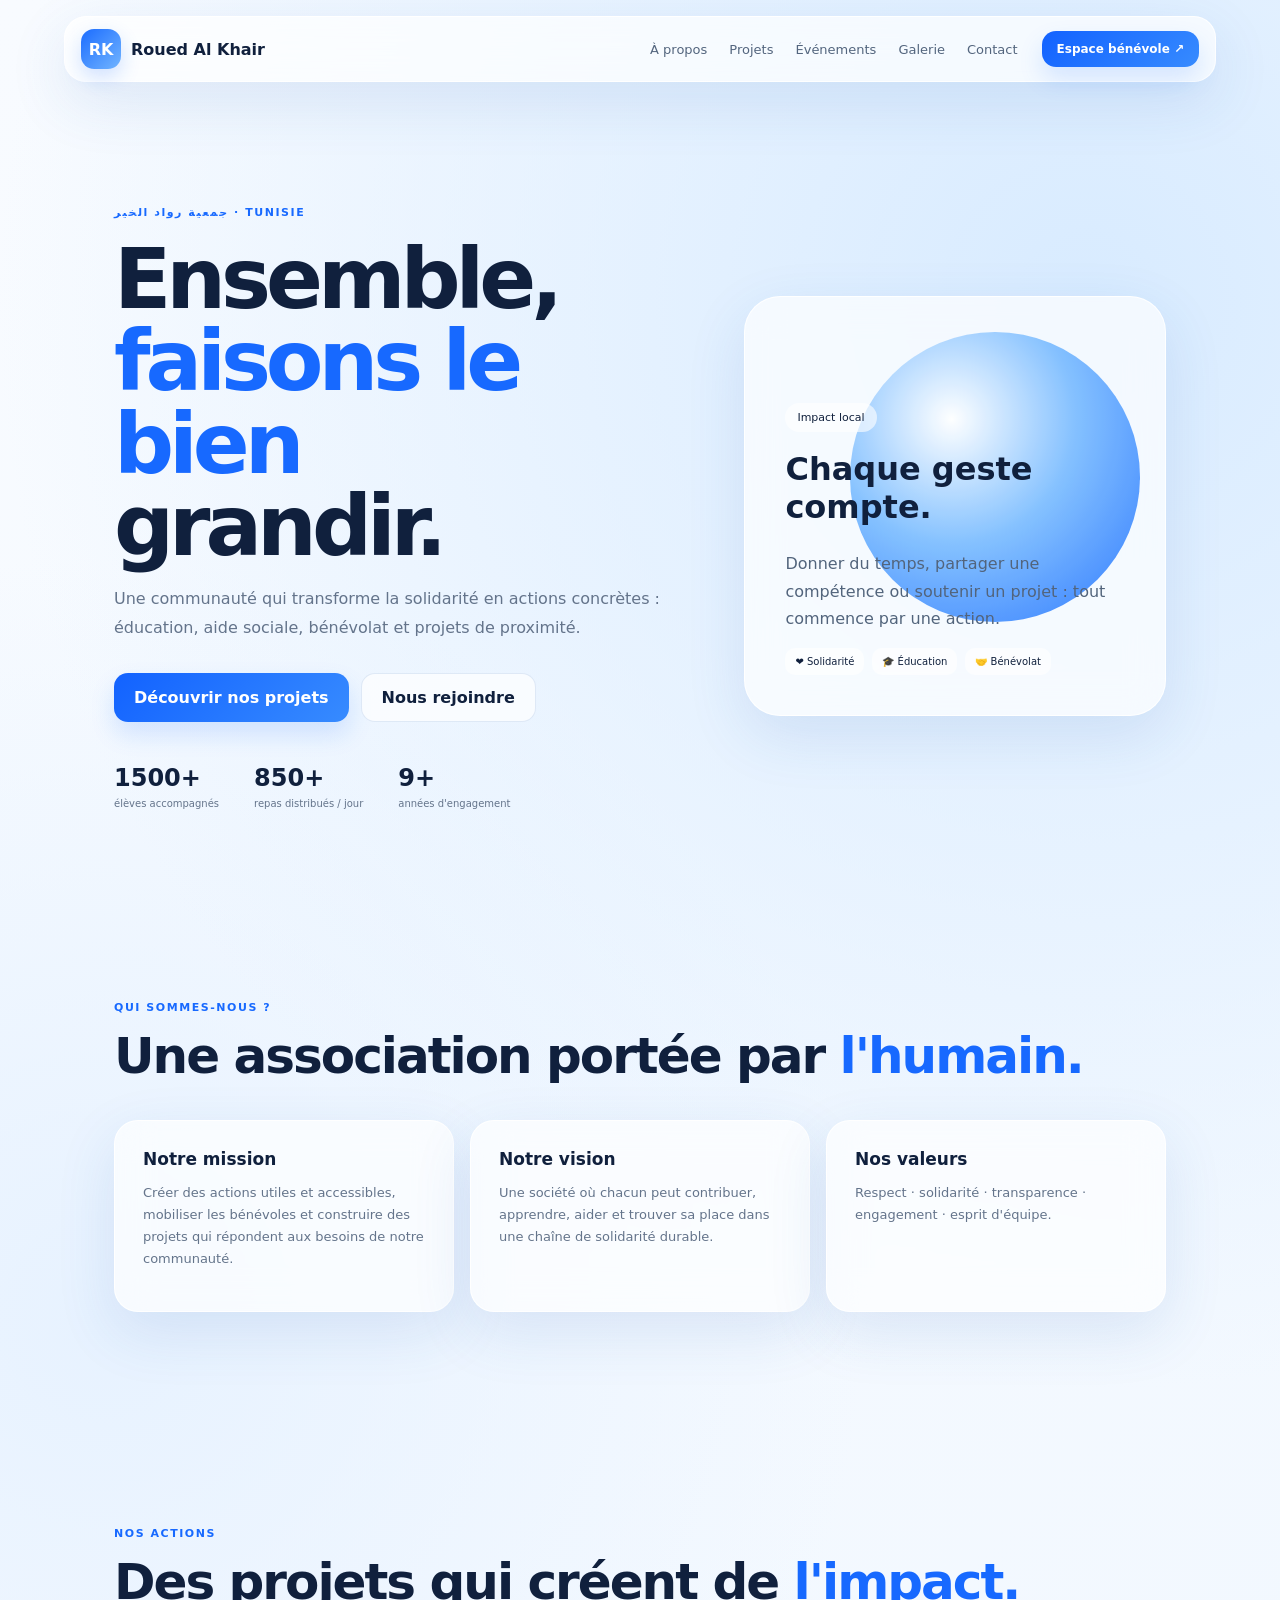
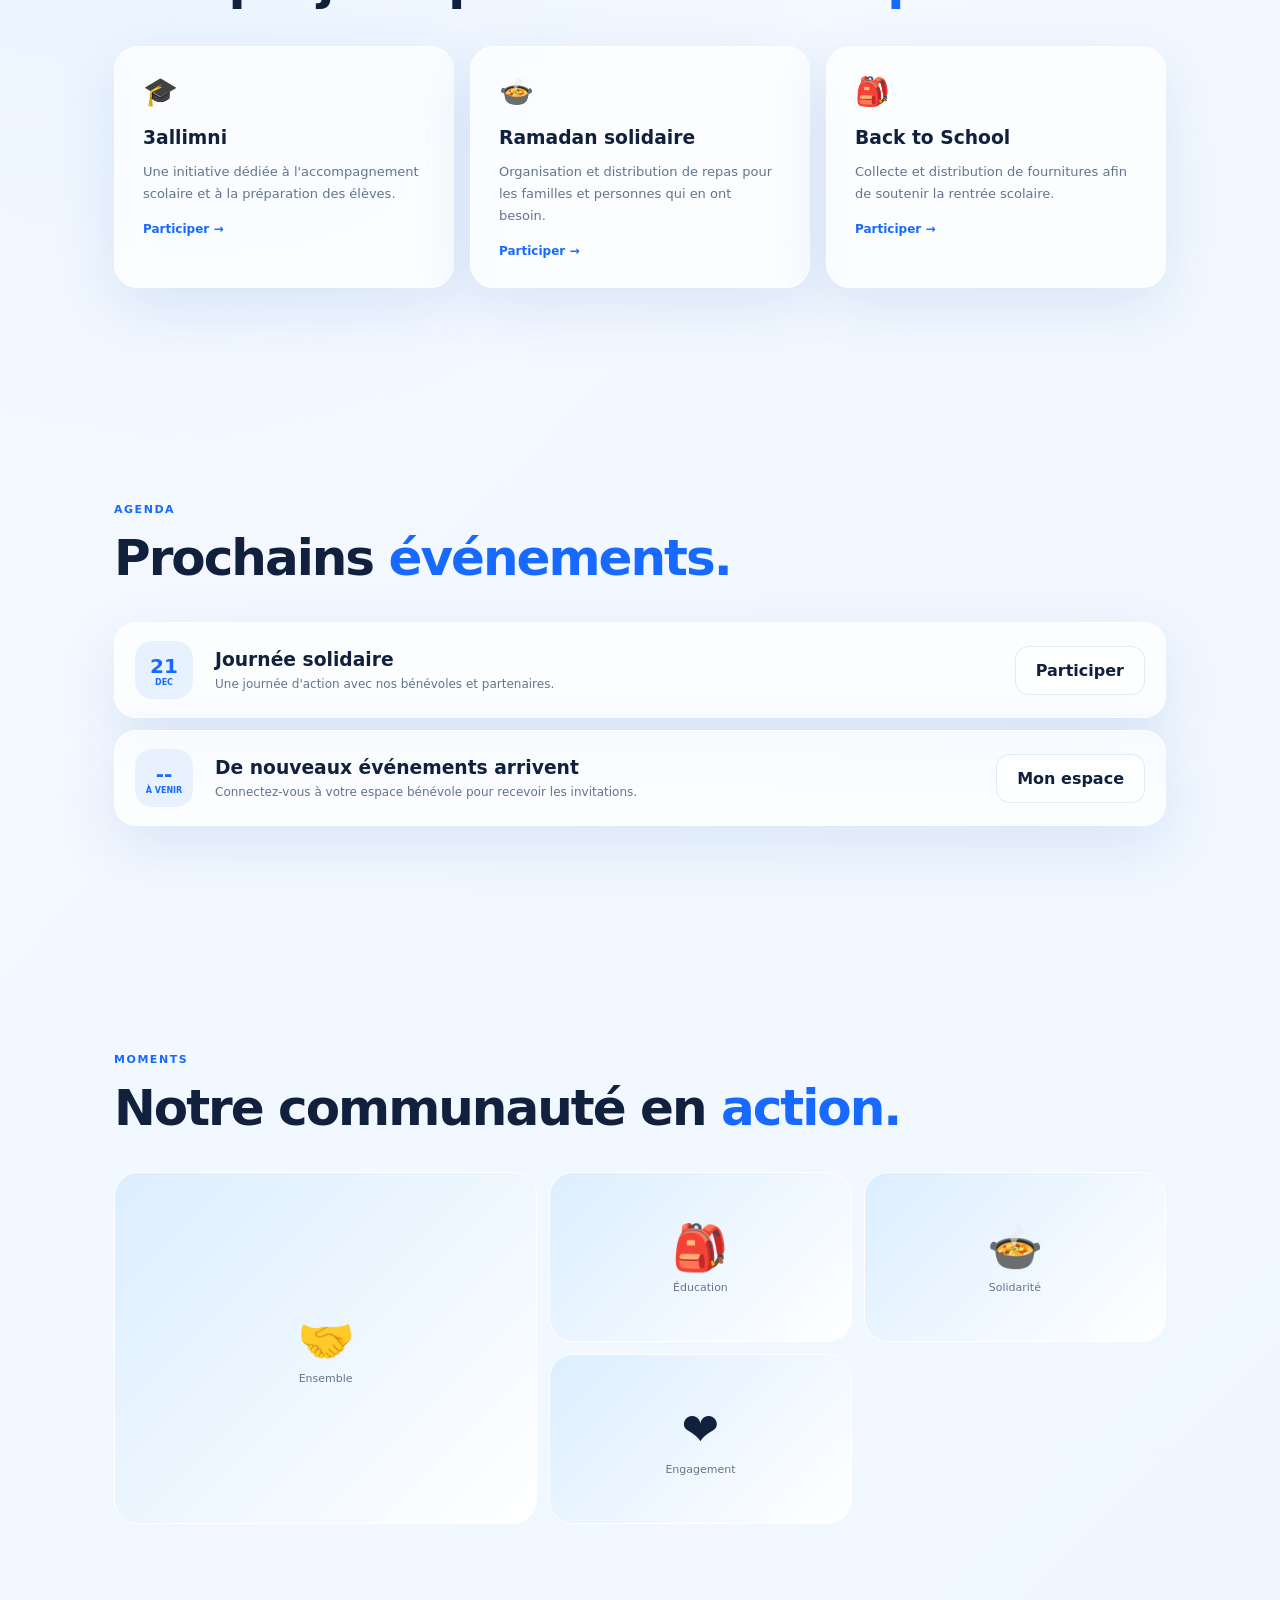
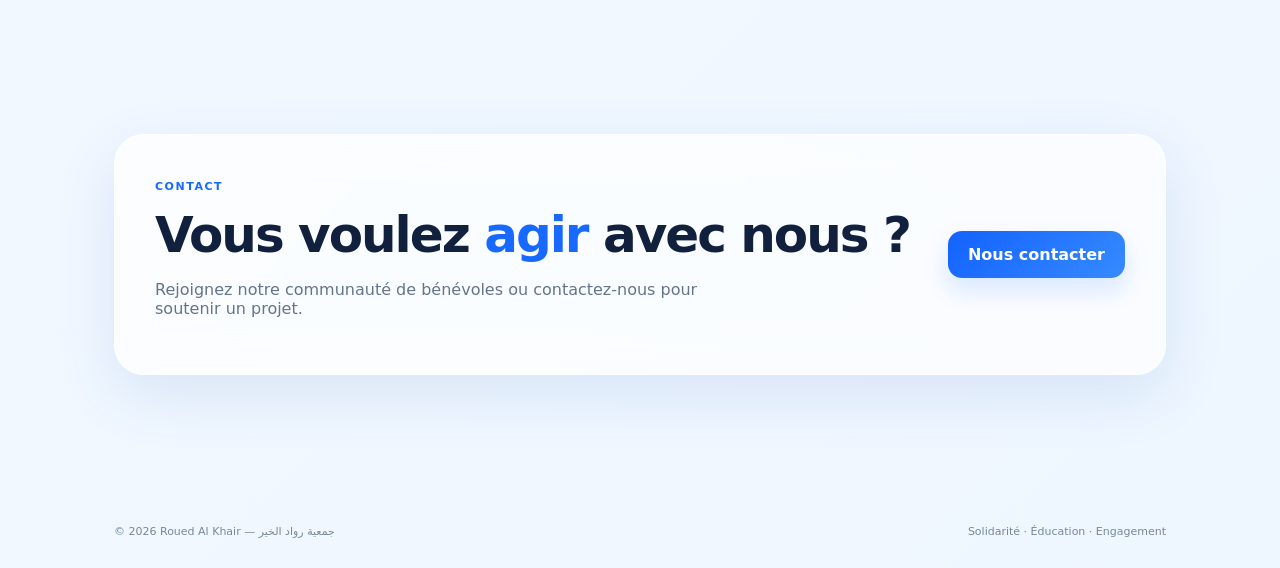
<file: index.html>
<!doctype html>
<html lang="fr">
<head>
  <meta charset="UTF-8">
  <meta name="viewport" content="width=device-width,initial-scale=1">
  <title>Roued Al Khair — جمعية رواد الخير</title>
  <meta name="description" content="Association Roued Al Khair — solidarité, éducation et engagement citoyen en Tunisie.">
 <link rel="stylesheet" href="style.css">
</head>
<body>
<header class="nav-wrap">
  <nav class="nav glass">
    <a class="brand" href="#home"><span class="logo">RK</span><span>Roued <b>Al Khair</b></span></a>
    <div class="links">
      <a href="#about">À propos</a><a href="#projects">Projets</a><a href="#events">Événements</a>
      <a href="#gallery">Galerie</a><a href="#contact">Contact</a>
    </div>
    <a class="btn small" href="login.html">Espace bénévole ↗</a>
  </nav>
</header>

<main>
<section id="home" class="hero">
  <div class="hero-copy">
    <span class="eyebrow">جمعية رواد الخير · Tunisie</span>
    <h1>Ensemble,<br><span>faisons le bien</span><br>grandir.</h1>
    <p>Une communauté qui transforme la solidarité en actions concrètes : éducation, aide sociale, bénévolat et projets de proximité.</p>
    <div class="actions"><a class="btn" href="#projects">Découvrir nos projets</a><a class="btn ghost" href="#contact">Nous rejoindre</a></div>
    <div class="stats"><div><strong>1500+</strong><small>élèves accompagnés</small></div><div><strong>850+</strong><small>repas distribués / jour</small></div><div><strong>9+</strong><small>années d'engagement</small></div></div>
  </div>
  <div class="hero-card glass">
    <div class="orb"></div><span class="tag">Impact local</span>
    <h3>Chaque geste compte.</h3>
    <p>Donner du temps, partager une compétence ou soutenir un projet : tout commence par une action.</p>
    <div class="mini-row"><span>❤️ Solidarité</span><span>🎓 Éducation</span><span>🤝 Bénévolat</span></div>
  </div>
</section>

<section id="about" class="section">
  <div class="section-head"><span class="eyebrow">Qui sommes-nous ?</span><h2>Une association portée par <span>l'humain.</span></h2></div>
  <div class="about-grid"><div class="glass info"><b>Notre mission</b><p>Créer des actions utiles et accessibles, mobiliser les bénévoles et construire des projets qui répondent aux besoins de notre communauté.</p></div>
  <div class="glass info"><b>Notre vision</b><p>Une société où chacun peut contribuer, apprendre, aider et trouver sa place dans une chaîne de solidarité durable.</p></div>
  <div class="glass info"><b>Nos valeurs</b><p>Respect · solidarité · transparence · engagement · esprit d'équipe.</p></div></div>
</section>

<section id="projects" class="section">
  <div class="section-head"><span class="eyebrow">Nos actions</span><h2>Des projets qui créent de <span>l'impact.</span></h2></div>
  <div class="cards">
    <article class="project glass"><div class="icon">🎓</div><h3>3allimni</h3><p>Une initiative dédiée à l'accompagnement scolaire et à la préparation des élèves.</p><a href="#contact">Participer →</a></article>
    <article class="project glass"><div class="icon">🍲</div><h3>Ramadan solidaire</h3><p>Organisation et distribution de repas pour les familles et personnes qui en ont besoin.</p><a href="#contact">Participer →</a></article>
    <article class="project glass"><div class="icon">🎒</div><h3>Back to School</h3><p>Collecte et distribution de fournitures afin de soutenir la rentrée scolaire.</p><a href="#contact">Participer →</a></article>
  </div>
</section>

<section id="events" class="section">
  <div class="section-head"><span class="eyebrow">Agenda</span><h2>Prochains <span>événements.</span></h2></div>
  <div class="event glass"><div class="date"><b>21</b><small>DEC</small></div><div><h3>Journée solidaire</h3><p>Une journée d'action avec nos bénévoles et partenaires.</p></div><a class="btn ghost" href="login.html">Participer</a></div>
  <div class="event glass"><div class="date"><b>--</b><small>À VENIR</small></div><div><h3>De nouveaux événements arrivent</h3><p>Connectez-vous à votre espace bénévole pour recevoir les invitations.</p></div><a class="btn ghost" href="login.html">Mon espace</a></div>
</section>

<section id="gallery" class="section">
  <div class="section-head"><span class="eyebrow">Moments</span><h2>Notre communauté en <span>action.</span></h2></div>
  <div class="gallery"><div class="g g1">🤝<span>Ensemble</span></div><div class="g g2">🎒<span>Éducation</span></div><div class="g g3">🍲<span>Solidarité</span></div><div class="g g4">❤️<span>Engagement</span></div></div>
</section>

<section id="contact" class="section contact">
  <div class="glass contact-box"><div><span class="eyebrow">Contact</span><h2>Vous voulez <span>agir</span> avec nous ?</h2><p>Rejoignez notre communauté de bénévoles ou contactez-nous pour soutenir un projet.</p></div><a class="btn" href="mailto:contact@rouedalkhair.tn">Nous contacter</a></div>
</section>
</main>
<footer><div>© 2026 Roued Al Khair — جمعية رواد الخير</div><div>Solidarité · Éducation · Engagement</div></footer>
</body></html>
</file>
<file: style.css>
@import url('https://yt3.googleusercontent.com/FxYSYeM1MLyNxAwz2BWzUW6Ix7GuayGM18NjWADDdXvqWDvgksJ1yRbNwpIRh8Ot2UkJoEn82g0=s900-c-k-c0x00ffffff-no-rj');
:root{--blue:#1769ff;--ink:#10203d;--muted:#64748b;--line:rgba(30,90,180,.12);--glass:rgba(255,255,255,.68)}
*{box-sizing:border-box}html{scroll-behavior:smooth}body{margin:0;font-family:Inter,system-ui,sans-serif;color:var(--ink);background:radial-gradient(circle at 85% 8%,#d8ebff 0,transparent 30%),radial-gradient(circle at 8% 35%,#e7f2ff 0,transparent 28%),linear-gradient(135deg,#f8fbff,#eef6ff);min-height:100vh}a{text-decoration:none;color:inherit}.glass{background:var(--glass);border:1px solid rgba(255,255,255,.9);box-shadow:0 20px 60px rgba(40,100,180,.12);backdrop-filter:blur(18px)}.nav-wrap{position:sticky;top:16px;z-index:20;padding:0 5%}.nav{max-width:1180px;margin:auto;padding:12px 16px;border-radius:22px;display:flex;align-items:center;gap:24px}.brand{display:flex;align-items:center;gap:10px;font-weight:600}.brand b{font-weight:800}.logo{width:40px;height:40px;border-radius:13px;display:grid;place-items:center;background:linear-gradient(135deg,#1b6cff,#72b5ff);color:#fff;font-weight:800;box-shadow:0 8px 20px #1769ff33}.logo.big{width:60px;height:60px;font-size:20px;margin-bottom:25px}.links{display:flex;gap:22px;margin-left:auto}.links a{font-size:13px;color:#53657e}.links a:hover{color:var(--blue)}.btn{display:inline-flex;justify-content:center;align-items:center;border:0;border-radius:14px;padding:14px 20px;background:linear-gradient(135deg,#1262ff,#378bff);color:#fff;font-weight:700;box-shadow:0 12px 25px #1769ff26;cursor:pointer}.btn.small{padding:11px 15px;font-size:12px}.btn.tiny{padding:9px 12px;font-size:11px}.btn.ghost{background:rgba(255,255,255,.7);color:var(--ink);border:1px solid var(--line);box-shadow:none}.hero{max-width:1180px;margin:70px auto 0;padding:65px 5%;display:grid;grid-template-columns:1.15fr .85fr;gap:60px;align-items:center}.eyebrow{text-transform:uppercase;letter-spacing:.14em;color:var(--blue);font-size:11px;font-weight:800}.hero h1{font-size:clamp(48px,7vw,84px);line-height:.98;letter-spacing:-.06em;margin:18px 0}.hero h1 span,h2 span,h1 span{color:var(--blue)}.hero-copy>p{max-width:600px;color:var(--muted);font-size:16px;line-height:1.8}.actions{display:flex;gap:12px;margin:30px 0}.stats{display:flex;gap:35px;margin-top:42px}.stats strong{display:block;font-size:24px}.stats small{color:var(--muted);font-size:10px}.hero-card{min-height:420px;border-radius:36px;padding:40px;position:relative;overflow:hidden;display:flex;flex-direction:column;justify-content:flex-end}.orb{position:absolute;width:290px;height:290px;border-radius:50%;background:radial-gradient(circle at 35% 30%,#fff,#78baff 45%,#1769ff);top:35px;right:25px;filter:blur(.2px);opacity:.9}.hero-card .tag,.hero-card h3,.hero-card p,.mini-row{position:relative}.hero-card .tag{align-self:flex-start;background:#fff9;padding:8px 12px;border-radius:99px;font-size:11px}.hero-card h3{font-size:32px;margin:18px 0 8px}.hero-card p{color:#52647c;line-height:1.7}.mini-row{display:flex;gap:8px;flex-wrap:wrap}.mini-row span{font-size:10px;padding:8px 10px;background:#fff9;border-radius:10px}.section{max-width:1180px;margin:30px auto;padding:90px 5%}.section-head{margin-bottom:35px}.section h2{font-size:clamp(30px,4vw,50px);letter-spacing:-.04em;margin:12px 0}.about-grid,.cards{display:grid;grid-template-columns:repeat(3,1fr);gap:16px}.info,.project{border-radius:24px;padding:28px}.info b{font-size:17px}.info p,.project p{color:var(--muted);line-height:1.7;font-size:13px}.project .icon{font-size:28px}.project h3{margin-bottom:4px}.project a,.panel-title a{color:var(--blue);font-size:12px;font-weight:700}.event{display:flex;align-items:center;gap:22px;padding:18px 20px;border-radius:22px;margin:12px 0}.event>div:nth-child(2){flex:1}.event h3{margin:0 0 7px}.event p{margin:0;color:var(--muted);font-size:12px}.date{width:58px;height:58px;border-radius:17px;background:#e8f2ff;display:grid;place-items:center;align-content:center;color:var(--blue)}.date b{font-size:20px}.date small{font-size:8px;font-weight:800}.gallery{display:grid;grid-template-columns:1.4fr 1fr 1fr;grid-template-rows:170px 170px;gap:12px}.g{border-radius:24px;display:flex;align-items:center;justify-content:center;flex-direction:column;font-size:45px;background:linear-gradient(135deg,#dceeff,#fff);border:1px solid #fff}.g span{font-size:11px;color:var(--muted);margin-top:7px}.g1{grid-row:span 2}.contact-box{border-radius:30px;padding:40px;display:flex;align-items:center;justify-content:space-between;gap:30px}.contact-box h2{margin-bottom:5px}.contact-box p{color:var(--muted);max-width:600px}footer{max-width:1180px;margin:auto;padding:30px 5%;display:flex;justify-content:space-between;color:#789;font-size:11px}.auth-page{display:grid;place-items:center;padding:30px}.auth{width:min(480px,100%);border-radius:30px;padding:38px}.auth h1{font-size:42px;line-height:1.05}.auth p{color:var(--muted);line-height:1.7;font-size:13px}.back{font-size:12px;color:var(--muted);display:block;margin-bottom:30px}label{font-size:11px;font-weight:700;display:block;margin:20px 0 7px}input{width:100%;padding:15px;border-radius:13px;border:1px solid var(--line);background:#fff8;outline:none}.auth form .btn{width:100%;margin-top:20px}.divider{display:flex;align-items:center;gap:12px;color:#94a3b8;font-size:11px;margin:20px 0}.divider:before,.divider:after{content:"";height:1px;background:var(--line);flex:1}.auth small{display:block;margin-top:15px;color:var(--blue)}.dashboard{max-width:1180px;margin:50px auto;padding:20px 5%}.dash-head{display:flex;justify-content:space-between;align-items:center;margin-bottom:30px}.dash-head h1{font-size:42px;letter-spacing:-.04em;margin:10px 0}.dash-head p{color:var(--muted)}.avatar{width:60px;height:60px;border-radius:20px;display:grid;place-items:center;background:#dcecff;color:var(--blue);font-weight:800}.dash-grid{display:grid;grid-template-columns:repeat(4,1fr);gap:14px}.metric{padding:22px;border-radius:22px}.metric small,.metric span{display:block;color:var(--muted);font-size:10px}.metric strong{font-size:30px;display:block;margin:9px 0}.dash-main{display:grid;grid-template-columns:1.4fr .6fr;gap:16px;margin-top:16px}.panel{padding:24px;border-radius:24px}.panel-title{display:flex;justify-content:space-between;align-items:center}.panel-title h2,.qr h2{font-size:17px}.dash-event{display:flex;align-items:center;gap:15px;padding:16px 0;border-top:1px solid var(--line)}.dash-event>div:nth-child(2){flex:1}.dash-event h3{font-size:13px;margin:0 0 5px}.dash-event p{font-size:10px;color:var(--muted);margin:0}.status{font-size:9px;background:#e6f8ef;color:#16834e;padding:7px 10px;border-radius:99px}.qr{text-align:center}.qrbox{width:145px;height:145px;border-radius:20px;margin:20px auto;display:grid;place-items:center;background:repeating-linear-gradient(45deg,#10203d 0 5px,#fff 5px 10px);color:#fff;font-size:60px}.qrbox small{font-size:8px;background:#fff;color:#10203d;padding:4px}.qr p{font-size:10px;color:var(--muted);line-height:1.6}@media(max-width:800px){.links{display:none}.hero{grid-template-columns:1fr;padding-top:35px}.hero-card{min-height:330px}.about-grid,.cards,.dash-grid,.dash-main{grid-template-columns:1fr}.gallery{grid-template-columns:1fr 1fr;grid-template-rows:140px 140px}.g1{grid-row:auto}.contact-box,footer{flex-direction:column;align-items:flex-start}.stats{gap:18px}.event{align-items:flex-start;flex-wrap:wrap}}
</file>
